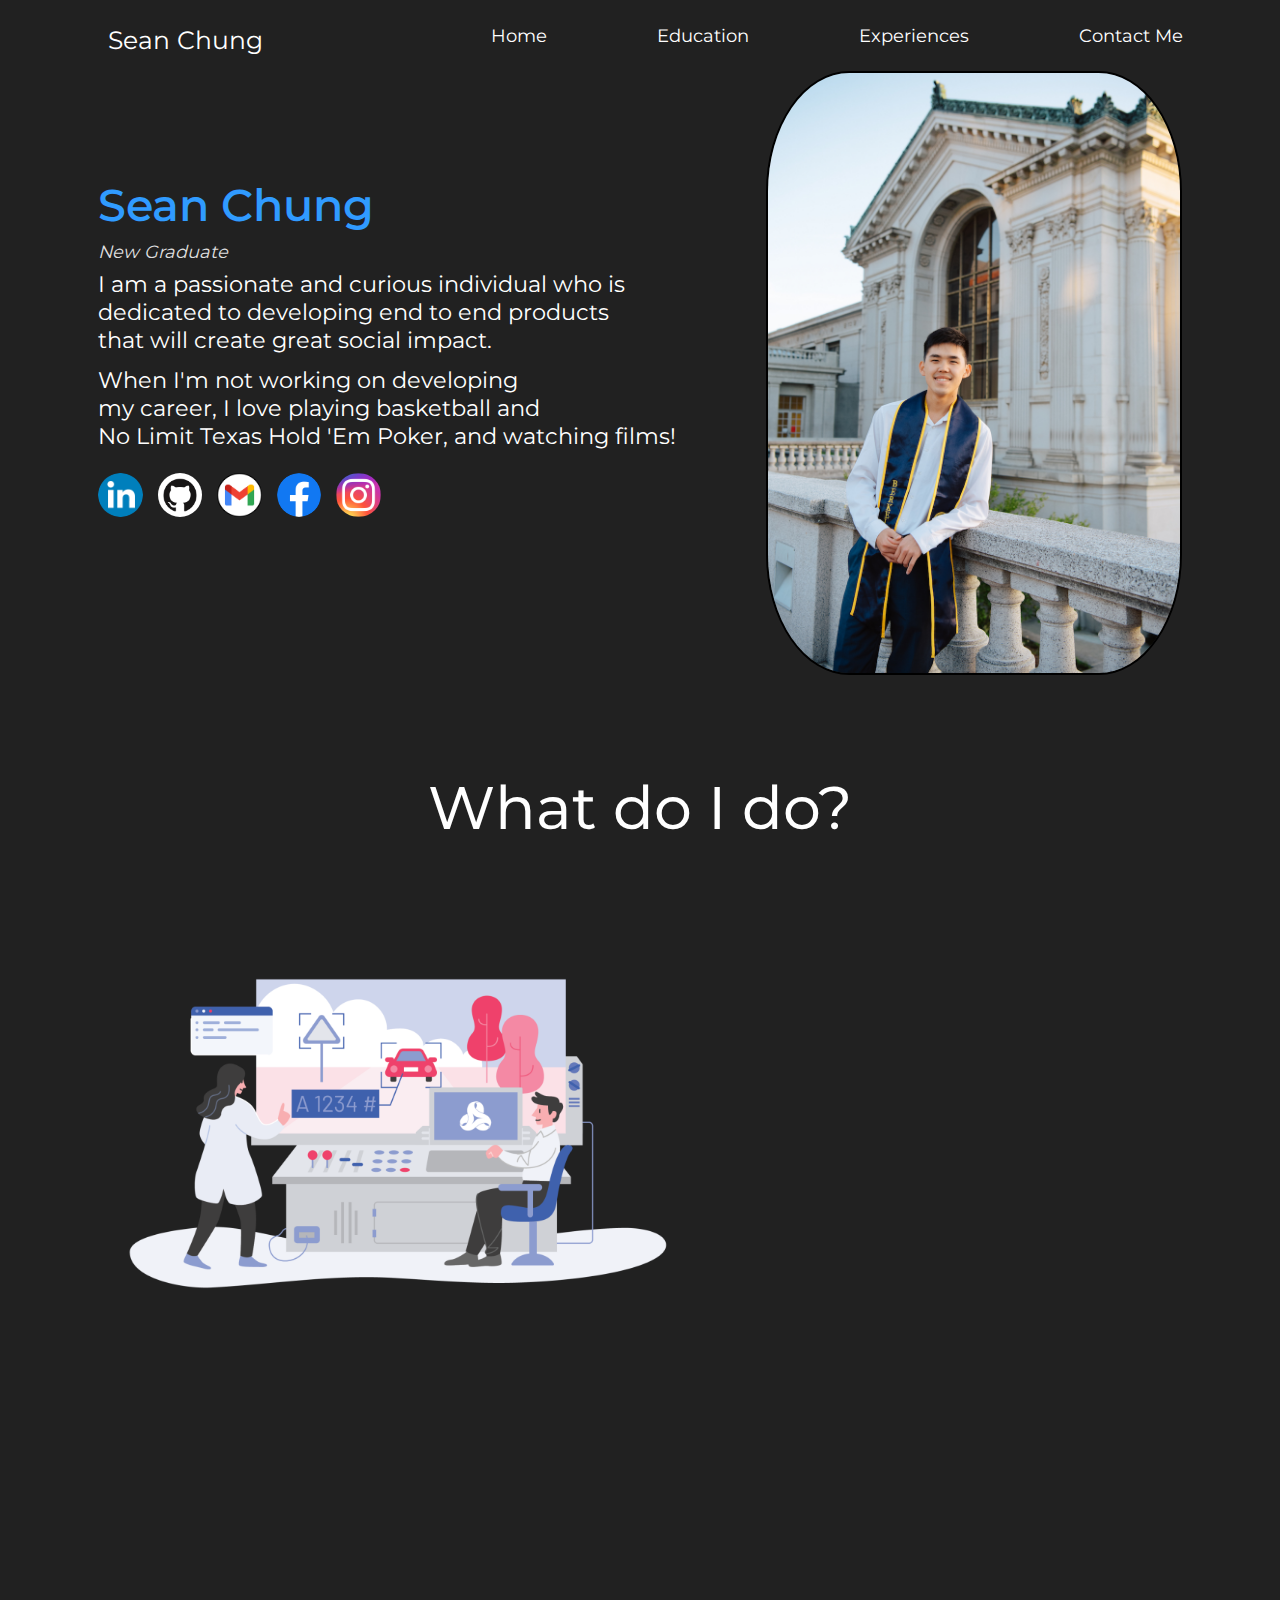
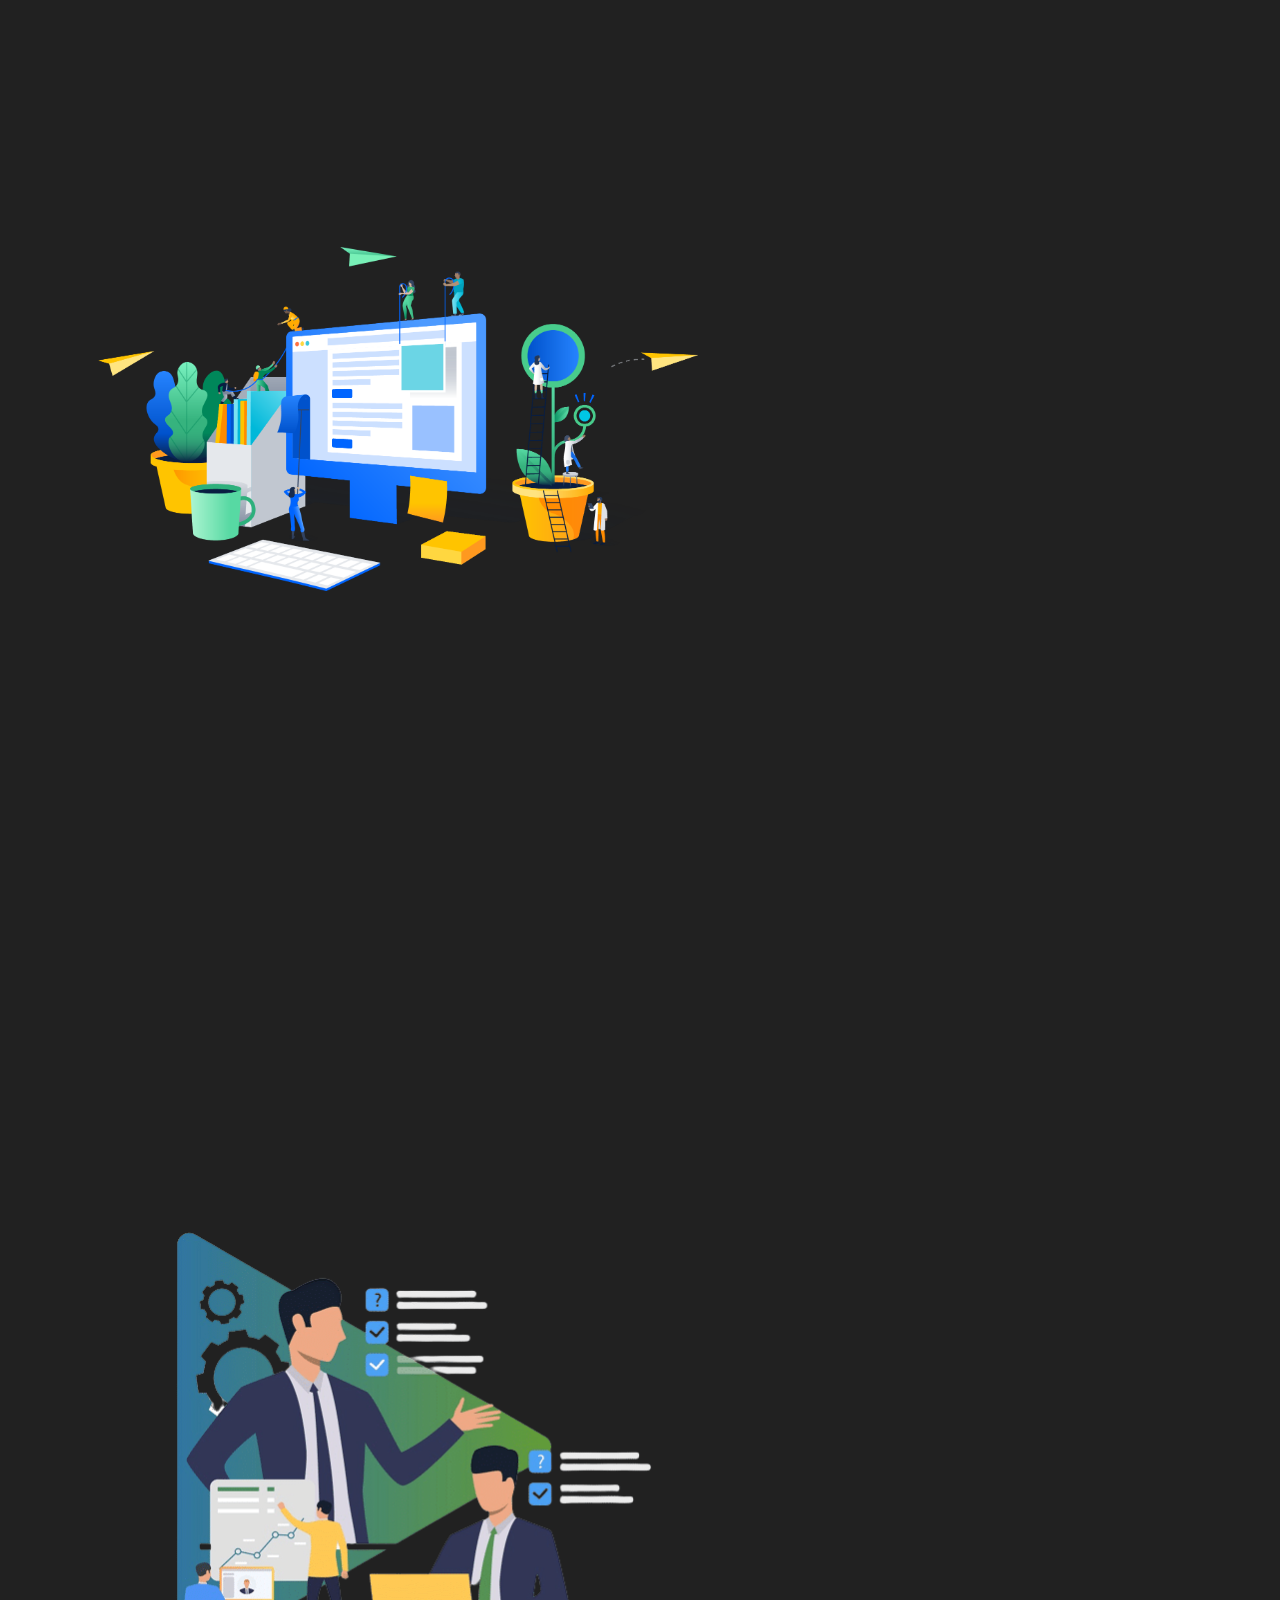
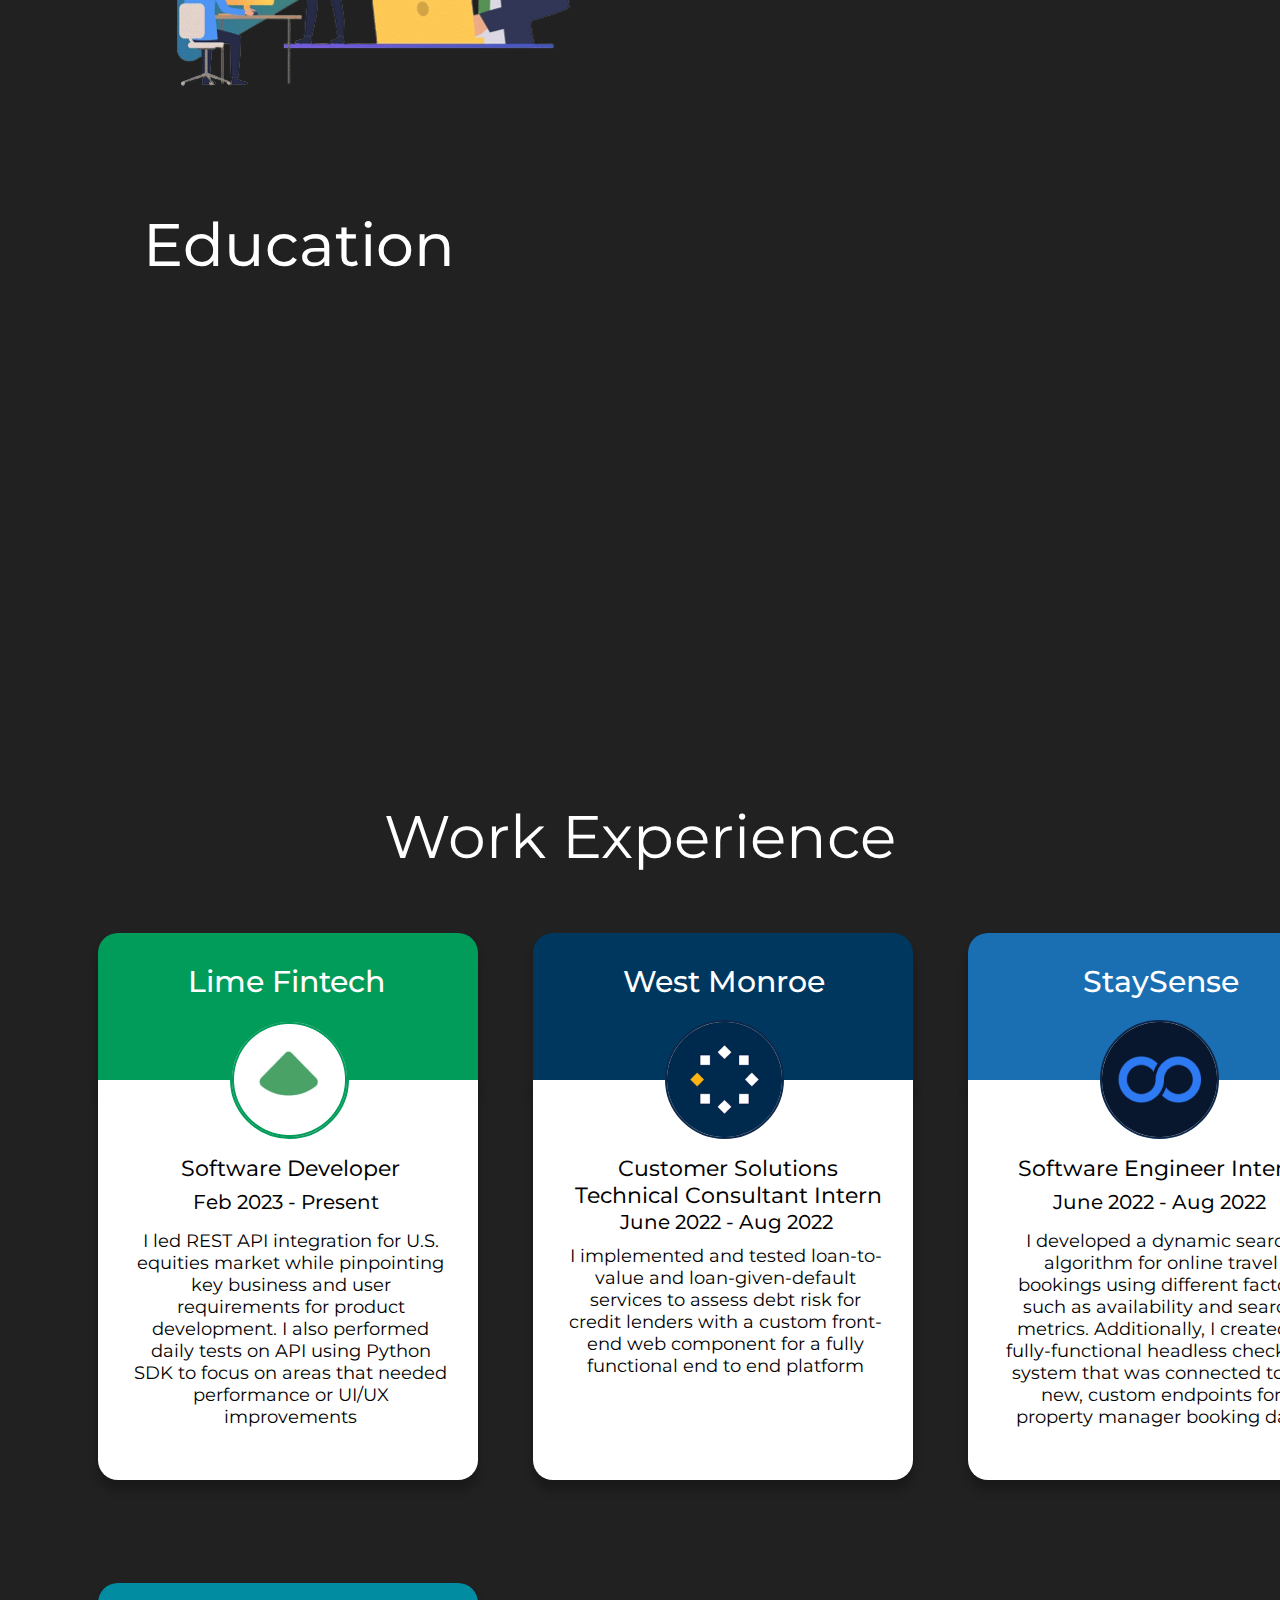
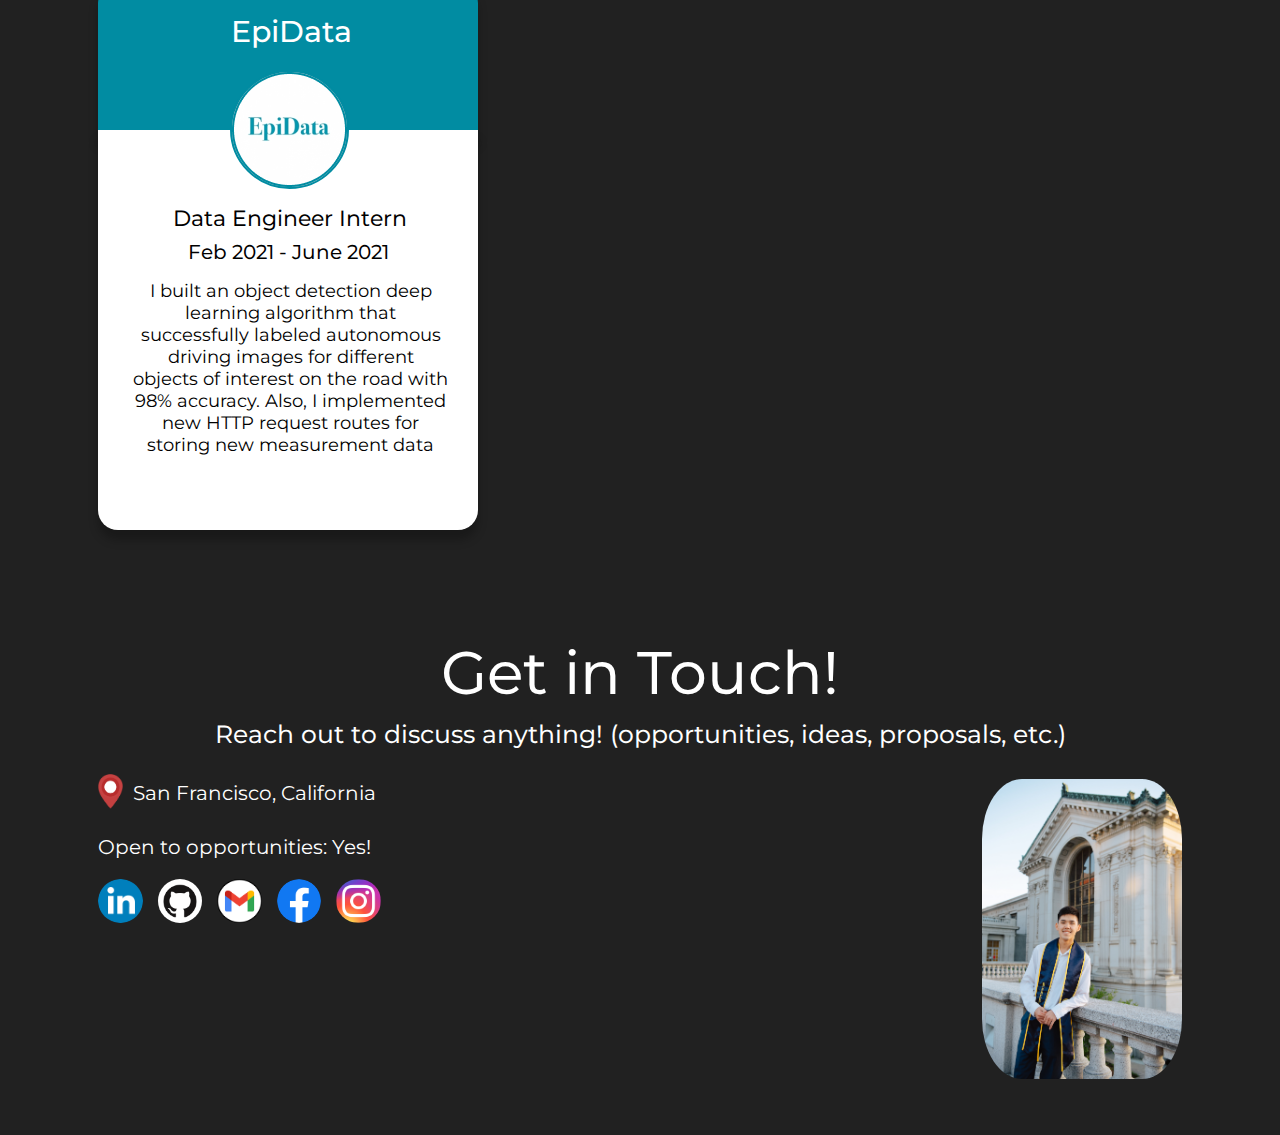
<file: index.html>
<!DOCTYPE html>
<html>
    <head>
        <meta charset="UTF-8" />
        <meta name="viewport" content="width=device-width, initial-scale=1.0"/>
        <link rel="stylesheet" type="text/css" href="index.css" media="screen">
        <title> Sean Chung </title>
    </head>
    <body>        
        <section>
            <div>
                <nav class="nav">
                    <a class="links" href="#Contact"> Contact Me </a>
                    <a class="links" href="#Experiences"> Experiences </a>
                    <a class="links" href="#Education"> Education </a>
                    <a class="links" href="#Home"> Home </a>
                    <a class="name-nav"> Sean Chung </a> 
                </nav>
                <script type="text/javascript" src="index.js"> </script>
                <div class="description">
                    <p id="Home" class="desc-header"> Sean Chung </p> 
                    <p class="desc-title"> New Graduate </p>
                    <p class="desc-text"> I am a passionate and curious individual who is <br>
                        dedicated to developing end to end products <br> 
                        that will create great social impact. </p>
                    <p class="desc-text"> When I'm not working on developing <br>
                        my career, I love playing basketball and <br>
                        No Limit Texas Hold 'Em Poker, and watching films! </p>
                </div>
            <div class="desc-links">
                <a href="http://linkedin.com/in/seanchung2000/" target="_blank"><img class="link" src="./images/linkedin_logo.png" alt="LinkedIn Picture"> </a>
                <a href="https://github.com/seanchung2000" target="_blank"><img class="link" src="./images/github_logo.png" alt="Github Picture"> </a>
                <a href="mailto:seanchung2000@berkeley.edu" target="_blank"><img class="link" src="./images/gmail_logo.png" alt="LinkedIn Picture"> </a>
                <a href="https://www.facebook.com/seanchung2000/" target="_blank"><img class="link" src="./images/facebook_logo.png" alt="LinkedIn Picture"> </a>
                <a href="https://www.instagram.com/seanchung2000/" target="_blank"><img class="link" src="./images/instagram_logo.png" alt="LinkedIn Picture"> </a>
                </div>
            </div>
            <img class="p1" src="./images/profile_picture.jpg" alt="Profile Picture">
            <div class="skills">
                <p class="skills-title"> What do I do? </p>

                <img class="p3" src="./images/data_science.png">
                
                    <div class="skills-sub">
                        <div class="reveal">
                            <p class="skills-subtitle-1"> Data Science & Machine Learning </p>
                            <p class="skills-text"> > Conducting in-depth data analysis and exploration to <br>
                                extract insights for real-world use cases </p>
                            <p class="skills-text"> > Building complex, scalable machine learning models <br>
                                (NLP, neural networks, SVMs, regressions, deep learning, etc.) </p>
                            <p class="skills-text"> > Creating personalized data products to better understand <br>
                                user situations to help make more educated decisions </p>
                            <div class="skills-icons">
                                <a href="https://www.python.org" target="_blank"><img src="./images/python_logo.png" width="55" height="55"></a>
                                <a href="https://scipy.org" target="_blank"><img src="./images/scipy_logo.png" width="55" height="55"></a>
                                <a href="https://www.tensorflow.org" target="_blank"><img src="./images/tensorflow_logo.png" width="55" height="55"></a>
                                <a href="https://pytorch.org" target="_blank"><img src="./images/pytorch_logo.png" width="45" height="55"></a>
                                <a href="https://pandas.pydata.org" target="_blank"><img src="./images/pandas_logo.png" width="35" height="55"></a>
                                <a href="https://keras.io" target="_blank"><img src="./images/keras_logo.png" width="55" height="55"></a> <br>
                                <a href="https://jquery.com" target="_blank"><img src="./images/jquery_logo.png" width="55" height="55"></a>
                                <a href="https://scikit-learn.org/stable/" target="_blank"><img src="./images/scikit_learn_logo.png" width="120" height="55"></a>
                            </div>
                        </div> 
                    </div>
                    <img class="p4" src="./images/web_dev.png">
                <div class="skills-sub"> 
                    <div class="reveal">
                        <p class="skills-subtitle-2"> Full Stack Development </p>
                        <p class="skills-text"> > Building highly interactive and responsive user interfaces <br>
                            for web applications </p>
                        <p class="skills-text"> > Developing complex back-end services such as application <br>
                            integrations and APIs to complement front-end design </p>
                        <p class="skills-text"> > Expanding usability by integrating third-party services <br>
                            like Google Cloud and AWS services </p>
                        <div class="skills-icons">
                            <a href="https://www.python.org" target="_blank"><img src="./images/python_logo.png" width="55" height="55"></a>
                            <img src="./images/javascript_logo.png" width="55" height="55"></a>
                            <a href="https://www.java.com/en/" target="_blank"><img src="./images/java_logo.png" width="55" height="55"></a>
                            <a href="https://go.dev" target="_blank"><img src="./images/golang_logo.png" width="55" height="55"></a>
                            <img src="./images/html_logo.svg" width="55" height="55"></a>
                            <img src="./images/css_logo.png" width="55" height="55"></a>
                            <a href="https://www.mysql.com" target="_blank"><img src="./images/sql_logo.png" width="45" height="55"></a>
                            <a href="https://nodejs.org/en" target="_blank"><img src="./images/node_logo.png" width="50" height="55"></a>
                            <a href="https://react.dev" target="_blank"><img src="./images/react_logo.png" width="60" height="55"></a>
                            <a href="https://nextjs.org" target="_blank"><img src="./images/next_logo.png" width="55" height="55"></a>
                        </div>
                    </div>
                </div>

                <img class="p5" src="./images/tech_consulting.png">
                <div class="skills-sub"> 
                    <div class="reveal">
                    <p class="skills-subtitle-2"> Technical Consulting </p>
                    <p class="skills-text"> > Implementing useful, real-world applications for clients in <br>
                        varying industries and use cases </p>
                    <p class="skills-text"> > Working closely with business advisers to assure correct user <br> 
                        and business requirements for tools</p>
                    <p class="skills-text"> > Developing scalable technology to support organizations <br> 
                        through growth and transformations </p>
                    <div class="skills-icons-1">
                        <a href="https://www.salesforce.com" target="_blank"><img src="./images/salesforce_logo.png" width="75" height="55"></a>
                        <a href="https://www.java.com/en/" target="_blank"><img src="./images/java_logo.png" width="55" height="55"></a>
                        <a href="https://www.microsoft.com/en-us/microsoft-365/powerpoint" target="_blank"><img src="./images/powerpoint_logo.png" width="55" height="55"></a>
                    </div>
                    </div>
                </div>
            </div>
            <div class="education">
                <p id="Education" class="edu-title"> Education </p>
                <div class="reveal">
                    <img class="edu-logo" src="./images/berkeley_logo.png" width="200" height="200">
                    <div class="edu-sub">
                        <p class="edu-school"> University of California, Berkeley (2019-2023)</p>
                        <p class="edu-degree"> Bachelor of Arts in Data Science </p>
                        <p class="edu-text"> > Studied basic data science and software engineering concepts like efficient algorithms, <br> 
                            databases, machine learning, artificial intelligence, data structures, etc. </p>
                        <p class="edu-text"> > Served as the Vice President of External Relations of Seed Base Consulting, a non-profit <br>
                            consulting organization that assists seed staged companies and start ups with effective business solutions </p>
                    </div>
                </div>
            </div>
            <p id="Experiences" class="exp-title"> Work Experience </p> 
            <div class="experiences">
                <div class="exp-1">
                    <p class="exp-1-comp"> Lime Fintech </p>
                    <div class="exp-1a">
                    </div>
                    <p class="exp-1-title"> Software Developer </p>
                    <p class="exp-1-date"> Feb 2023 - Present </p>
                    <p class="exp-1-text"> I led REST API integration for U.S. equities market while pinpointing key business and
                        user requirements for product development. I also performed daily tests on API using Python SDK to focus on areas 
                        that needed performance or UI/UX improvements</p>
                    <div class="exp-b">
                    </div>
                </div>

                <div class="exp-2">
                    <p class="exp-2-comp"> West Monroe </p>
                    <div class="exp-2a">
                    </div>
                    <p class="exp-2-title"> Customer Solutions <br>
                        Technical Consultant Intern </p>
                    <p class="exp-2-date"> June 2022 - Aug 2022 </p>
                    <p class="exp-2-text"> I implemented and tested loan-to-value and loan-given-default services 
                        to assess debt risk for credit lenders with a custom front-end web component for a fully functional end to end platform </p>
                    <div class="exp-b">
                    </div>
                </div>    
                <div class="exp-3" background="#196FB2"> 
                    <p class="exp-3-comp"> StaySense </p>
                    <div class="exp-3a">
                    </div>
                    <p class="exp-3-title"> Software Engineer Intern </p>
                    <p class="exp-3-date"> June 2022 - Aug 2022 </p>
                    <p class="exp-1-text"> I developed a dynamic search algorithm for online travel bookings using different factors 
                        such as availability and search metrics. Additionally, I created a fully-functional headless checkout system
                        that was connected to 9+ new, custom endpoints for property manager booking data </p>
                    <div class="exp-b">
                    </div>
                </div>
                <div class="exp-4">
                    <p class="exp-4-comp"> EpiData </p>
                    <div class="exp-4a">
                    </div>
                    <p class="exp-4-title"> Data Engineer Intern </p>
                    <p class="exp-4-date"> Feb 2021 - June 2021 </p>
                    <p class="exp-1-text"> I built an object detection deep learning algorithm that successfully labeled 
                        autonomous driving images for different objects of interest on the road with 98% accuracy. Also, I 
                        implemented new HTTP request routes for storing new measurement data </p>
                    <div class="exp-b">
                    </div>
                </div>
            </div>
            <p id="Contact" class="contact-title"> Get in Touch! </p>
            <p class="contact-subtitle"> Reach out to discuss anything! (opportunities, ideas, proposals, etc.) </p>
            <img class="contact-pin" src="./images/location_pin.png" width="25px" height="35">
            <p class="contact-location"> San Francisco, California </p> 
            <p class="opp"> Open to opportunities: Yes! </p> 
            <img class="p6" src="./images/profile_picture.jpg" width="200" height="300">
            <div class="desc-links">
                <a href="http://linkedin.com/in/seanchung2000/" target="_blank"><img class="link" src="./images/linkedin_logo.png" alt="LinkedIn Picture" width="50" height="50"> </a>
                <a href="https://github.com/seanchung2000" target="_blank"><img class="link" src="./images/github_logo.png" alt="Github Picture" width="50" height="50"> </a>
                <a href="mailto:seanchung2000@berkeley.edu" target="_blank"><img class="link" src="./images/gmail_logo.png" alt="LinkedIn Picture" width="50" height="50"> </a>
                <a href="https://www.facebook.com/seanchung2000/" target="_blank"><img class="link" src="./images/facebook_logo.png" alt="LinkedIn Picture" width="50" height="50"> </a>
                <a href="https://www.instagram.com/seanchung2000/" target="_blank"><img class="link" src="./images/instagram_logo.png" alt="LinkedIn Picture" width="50" height="50"> </a>
            </div>
        </section>
    </body>
</html>
</file>
<file: index.css>
@font-face {
    font-family: "Montserrat";
    src: url("./styles/Montserrat/Montserrat-VariableFont_wght.ttf");
}

body {
    background-color: rgb(33, 33, 33);
    font-family: "Montserrat";
    overflow-y: auto;
    padding-bottom: 200px;
}

section { 
    scroll-behavior: smooth;
}

.reveal {
    transform: translateY(50px);
    opacity: 0;
    transition: 2s all ease;
}

.reveal.active {
    transform: translateY(0);
    opacity: 1;
}

.nav {
    position: fixed;
    overflow: hidden;
    background-color: rgb(33, 33, 33);
    width: 100%;
    height: 70px;
    top: 0;
    transition: transform 0.2s;
    z-index: 100;
}

.nav a {
    box-sizing: border-box;
    float: right;
    color: rgb(255, 255, 255);
    text-align: center;
    padding: 20px 5px;
    text-decoration: none;
    font-size: 18px;
    font-weight: 400;
    margin-right: 100px;
    margin-top: 5px;
}
  
.nav a.links:hover {
    background-color: rgb(180, 218, 252);
    color: black;
    border-radius: 20px;
}
  
.nav a.active {
    background-color: #04AA6D;
    color: white;
}

.nav a.name-nav { 
    float: left;
    padding-left: 100px;
    font-size: 25px;
}

.nav--hidden { 
    transform: translateY(-75px);
}

.description { 
    display: flex;
    flex-direction: column;
    padding-top: 125px;
    margin-left: clamp(5.625rem, -35.325rem + 45.5vw, 62.5rem);
    z-index: 100;
}

.desc-header { 
    font-size: clamp(2.1875rem, 0.04473rem + 3.425vw, 3.125rem);
    font-weight: 550;
    color: rgb(48, 155, 255);
    
}

.desc-title {
    font-style: italic;
    font-size: clamp(0.875rem, 0.01789rem + 1.37vw, 1.25rem);
    color: rgb(223, 223, 223);
    margin-top: clamp(-2.1875rem, 21.38042rem + -37.671vw, -50px);
}

.desc-text { 
    margin-top: -10px;
    font-size: clamp(1.125rem, 0.12525rem + 1.598vw, 1.5625rem);
    color: rgb(255, 255, 255);
}

.desc-links { 
    display:flex;
    margin-left: clamp(5.625rem, -35.325rem + 45.5vw, 62.5rem);
}

.link { 
    border-radius: 100%;
    margin-right: 15px;
    height: clamp(2.1875rem, 0.04473rem + 3.425vw, 3.125rem);
    width: clamp(2.1875rem, 0.04473rem + 3.425vw, 3.125rem);
}

.p1 { 
    border: 2px solid #000;
    display:flex;
    float: right;
    margin-top: -450px;
    margin-right: clamp(5.625rem, -35.325rem + 45.5vw, 62.5rem);
    border-radius: 20%;
    width: 412.5px;
    height: 600px;
}

.p3 { 
    margin-top: 50px;
    margin-left: clamp(5.625rem, -35.325rem + 45.5vw, 62.5rem);
    width: clamp(6.25rem, 50%, 37.5rem);
    height: 400;
}

.p4 {
    margin-top: 150px;
    margin-left: clamp(5.625rem, -35.325rem + 45.5vw, 62.5rem);
    margin-right: 20px;
    width: clamp(6.25rem, 50%, 37.5rem);;
    height: 400;
}

.p5 {
    margin-top: 150px;
    margin-left: clamp(9.375rem, -31.35rem + 45.25vw, 65.9375rem);
    width: clamp(9.375rem, 100%, 31.5rem);
    height: clamp(6.25rem, 50%, 31.5rem);
}

.p6 { 
    margin-top: -100px;
    margin-right: clamp(5.625rem, -35.325rem + 45.5vw, 62.5rem);
    float: right;
    border-radius: 20%;
}

.skills-title { 
    margin-top: 250px;
    font-size: 60px;
    font-weight: 450;
    color: rgb(255, 255, 255);
    text-align: center;
}

.skills-sub {
    display: flex;
    flex-direction: column;
    color: rgb(255,255,255);
    float: right;
    margin-right: clamp(5.625rem, -35.325rem + 45.5vw, 62.5rem);
}

.skills-subtitle-1 { 
    font-size: clamp(1rem, 0.49448rem + 1.881vw, 2.1875rem);
    margin-bottom: 23px;
}

.skills-text { 
    font-size: clamp(0.625rem, 0.38594rem + 0.99vw, 1.25rem);
}

.skills-icons { 
    display: flex;
    margin-top: 15px;
    justify-content: space-around;
}

.skills-subtitle-2 { 
    font-size: clamp(1rem, 0.49448rem + 1.881vw, 2.1875rem);
    margin-bottom: 23px;
    margin-top: 150px;
}

.edu-title { 
    margin-top: 100px;
    font-size: 60px;
    font-weight: 450;
    color: rgb(255,255,255);
    text-align: center;
}

.edu-logo { 
    margin-left: clamp(7.5rem, -35.475rem + 47.75vw, 67.1875rem);
}

.edu-sub {
    margin-left: clamp(21.875rem, -19.75rem + 46.25vw, 79.6875rem);
    margin-top: -215px;
}

.edu-school { 
    color:rgb(255,255,255);
    font-weight: 500;
    font-size: 25px;
}

.edu-degree { 
    color: rgb(255,255,255);
    font-size: 20px;
    margin-top: -20px;
}

.edu-text { 
    color: rgb(255,255,255);
    font-size: 18px;
    margin-top: -10px;
}

.exp-title { 
    margin-top: 100px;
    color: rgb(255,255,255);
    font-size: 60px;
    text-align: center;
}

.experiences { 
    display: flex;
    flex-direction: row;
}

.exp-1 { 
    width: 380px;
    height: 153px;
    flex-shrink: 0;
    border-radius: 20px 20px 0px 0px; 
    background: #019B5A;
    box-shadow: 0px 10px 10px 0px rgba(0,0,0,0.25);
    margin-left: clamp(5.625rem, -38.7rem + 49.25vw, 67.1875rem);
    margin-right: 55px;
}

.exp-1-comp { 
    width: 207px;
    height: 37px;
    color: #FFF;
    font-size: 30px;
    font-weight: 500;
    line-height: normal;
    margin-left: 90px;
}

.exp-1a { 
    position:absolute;
    margin-top: -10px;
    margin-left: 132px;
    width: 115px;
    height: 115px;
    flex-shrink: 0;
    border-radius: 100px;
    border: 2px solid #019B5A;
    background: url(./images/limex_logo.png), lightgray 50% / cover no-repeat;
}

.exp-1-title { 
    position: absolute;
    width: 340px;
    height: 44px;
    color: #000;
    font-size: 22px;
    font-weight: 450;
    margin-left: 83px;
    margin-top: 125px;
}

.exp-1-date { 
    position: absolute;
    width: 223px;
    height: 35px;
    font-size: 20px;
    font-weight: 450;
    margin-left: 95px;
    margin-top: 160px;
}

.exp-1-text { 
    position: absolute;
    text-align: center;
    width: 315px;
    height: 243px;
    font-size: 18px;
    font-weight: 400;
    margin-top: 200px;
    margin-left: 35px;

}

.exp-2 { 
    width: 380px;
    height: 153px;
    flex-shrink: 0;
    border-radius: 20px 20px 0px 0px; 
    background: #00375E;
    box-shadow: 0px 10px 10px 0px rgba(0,0,0,0.25);
    margin-right: 55px;
}

.exp-2-comp { 
    width: 225px;
    height: 37px;
    color: #FFF;
    font-size: 30px;
    font-weight: 500;
    line-height: normal;
    margin-left: 90px;
}

.exp-2a { 
    position: absolute;
    margin-top: -10px;
    margin-left: 132px;
    width: 115px;
    height: 115px;
    flex-shrink: 0;
    border-radius: 100px;
    border: 2px solid rgb(13,40,75);
    background: url(./images/west_monroe_logo.png), lightgray 50% / cover no-repeat;
}

.exp-2-title { 
    position: absolute;
    text-align: center;
    width: 340px;
    height: 44px;
    color: #000;
    font-size: 22px;
    font-weight: 450;
    margin-left: 25px;
    margin-top: 125px;
}

.exp-2-date { 
    position: absolute;
    width: 223px;
    height: 35px;
    font-size: 20px;
    font-weight: 450;
    margin-left: 87px;
    margin-top: 180px;
}

.exp-2-text { 
    position: absolute;
    text-align: center;
    width: 315px;
    height: 243px;
    font-size: 18px;
    font-weight: 400;
    margin-top: 215px;
    margin-left: 35px;
}

.exp-3 { 
    width: 380px;
    height: 153px;
    flex-shrink: 0;
    border-radius: 20px 20px 0px 0px; 
    background: #196FB2;
    box-shadow: 0px 10px 10px 0px rgba(0,0,0,0.25);
}

.exp-3-comp { 
    width: 207px;
    height: 37px;
    color: #FFF;
    font-size: 30px;
    font-weight: 500;
    line-height: normal;
    margin-left: 115px;
}

.exp-3a { 
    position:absolute;
    margin-top: -10px;
    margin-left: 132px;
    width: 115px;
    height: 115px;
    flex-shrink: 0;
    border-radius: 100px;
    border: 2px solid rgb(13,40,75);
    background: url(./images/staysense_logo.png), lightgray 50% / cover no-repeat;
}

.exp-3-title { 
    position: absolute;
    width: 340px;
    height: 44px;
    color: #000;
    font-size: 22px;
    font-weight: 450;
    margin-left: 50px;
    margin-top: 125px;
}

.exp-3-date { 
    position: absolute;
    width: 223px;
    height: 35px;
    font-size: 20px;
    font-weight: 450;
    margin-left: 85px;
    margin-top: 160px;
}

.exp-b {
    width: 380px;
    height: 400px;
    flex-shrink: 0;
    border-radius: 0px 0px 20px 20px;
    background: #FFF;
    margin-top: 80px;
    margin-bottom: 2000px;
    box-shadow: 0px 10px 10px 0px rgba(0,0,0,0.25);
}

.exp-4 { 
    margin-top: 650px;
    margin-left: -1250px;
    width: 380px;
    height: 153px;
    flex-shrink: 0;
    border-radius: 20px 20px 0px 0px; 
    background: #018CA2;
    box-shadow: 0px 10px 10px 0px rgba(0,0,0,0.25);
}

.exp-4-comp { 
    width: 207px;
    height: 37px;
    color: #FFF;
    font-size: 30px;
    font-weight: 500;
    line-height: normal;
    margin-left: 133px;
}

.exp-4a { 
    position:absolute;
    margin-top: -10px;
    margin-left: 132px;
    width: 115px;
    height: 115px;
    flex-shrink: 0;
    border-radius: 100px;
    border: 2px solid #018CA2;
    background: url(./images/epidata_logo.png), lightgray 50% / cover no-repeat;
}

.exp-4-title { 
    position: absolute;
    width: 340px;
    height: 44px;
    color: #000;
    font-size: 22px;
    font-weight: 450;
    margin-left: 75px;
    margin-top: 125px;
}

.exp-4-date { 
    position: absolute;
    width: 223px;
    height: 35px;
    font-size: 20px;
    font-weight: 450;
    margin-left: 90px;
    margin-top: 160px;
}

.contact-title { 
    color: #FFF;
    font-size: 60px;
    font-weight: 450;
    margin-top: 500px;
    text-align: center;
}

.contact-subtitle { 
    color: #FFF;
    font-size: 25px;
    font-weight: 450;
    margin-top: -50px;
    text-align: center;
}

.contact-pin { 
    margin-left: clamp(5.625rem, -35.325rem + 45.5vw, 62.5rem);
}

.contact-location { 
    margin-top: -32px;
    margin-left: clamp(7.8125rem, -33.1375rem + 45.5vw, 64.6875rem);
    color: #FFF;
    font-size: 20px;
}

.opp { 
    color: #FFF;
    font-size: 20px;
    margin-left: clamp(5.625rem, -35.325rem + 45.5vw, 62.5rem);
    margin-top: 30px;
}
/* 
@media only screen and (min-width: 1001px) and (max-width:1439px) { 
    
    .desc-header { 
        font-size: clamp(1.5625rem, -2.00857rem + 5.708vw, 3.125rem);
    }

    .desc-title {
        font-size: clamp(0.625rem, -0.8033rem + 2.283vw, 1.25rem);
        margin-top: clamp(-0.625rem, 97.93221rem + -157.534vw, -43.75rem);
    }

    .desc-text { 
        margin-top: -10px;
        font-size: 25px;
        color: rgb(255, 255, 255);
    }

    .desc-links { 
        display:flex;
        margin-left: clamp(5.625rem, -35.325rem + 45.5vw, 62.5rem);
    }

    .link { 
        border-radius: 100%;
        margin-right: 15px;
    }

    .p1 { 
        float: right;
        margin-top: -450px;
        margin-right: clamp(5.625rem, -35.325rem + 45.5vw, 62.5rem);
        border-radius: 20%;
    }
    
    .desc-header { 
        font-size: clamp(1.5625rem, -2.00857rem + 5.708vw, 3.125rem);
    }

    .desc-title{ 
        font-size: clamp(0.625rem, -0.8033rem + 2.283vw, 1.25rem);
    }

    .desc-text{ 

    }
}

testing 1117px


@media only screen and (max-width: 1000px){
    .description { 
        display: flex;
        margin-left: auto;
        margin-right: auto;
        justify-content: center;
        width: 50%;
    }

    .skills-sub{ 
        display: flex;
        flex-direction: column;
        justify-content: center;
        width: 50%;
        padding: auto;
        margin: auto;
        margin-right: auto;
        float: none;
        display: flex;   
    }

    .p3 {
        display: flex;
        justify-content: center;
        margin-top: auto;
        margin-left: auto;
        margin-right: auto;
        width: 50%;
        height: auto;
    }

    .p4 { 
        display: flex;
        justify-content: center;
        margin-top: 50px;
        margin-left: auto;
        margin-right: auto;
        margin-bottom: -100px;
        width: 50%;
        height: auto;
    }

    .p5 { 
        display: flex;
        margin-top: 50px;
        margin-left: auto;
        margin-right: auto;
        margin-bottom: -100px;
        width: 50%;
        justify-content: center;
    }

    .edu-logo { 
        display:flex;
        width: 15%;
        height: 15%;
        margin-left: clamp(7.5rem, -35.475rem + 47.75vw, 67.1875rem);
    }

    .edu-sub {
        display:block;
        justify-content: center;
        width: 50%;
        margin-left: clamp(21.875rem, -19.75rem + 46.25vw, 79.6875rem);

    }
} 
*/
@media (max-width: 1380px) {
    html,
    body {
      font-size: rem;
      line-height: normal;
    }
  }

/*
To-do: make media queries for 0px-1000px and 1001px-1439px custom (>1440px is already made) 
        make dropdown menu for navigation bar 
*/

/* my macbook pixel width is 1440px */
</file>
